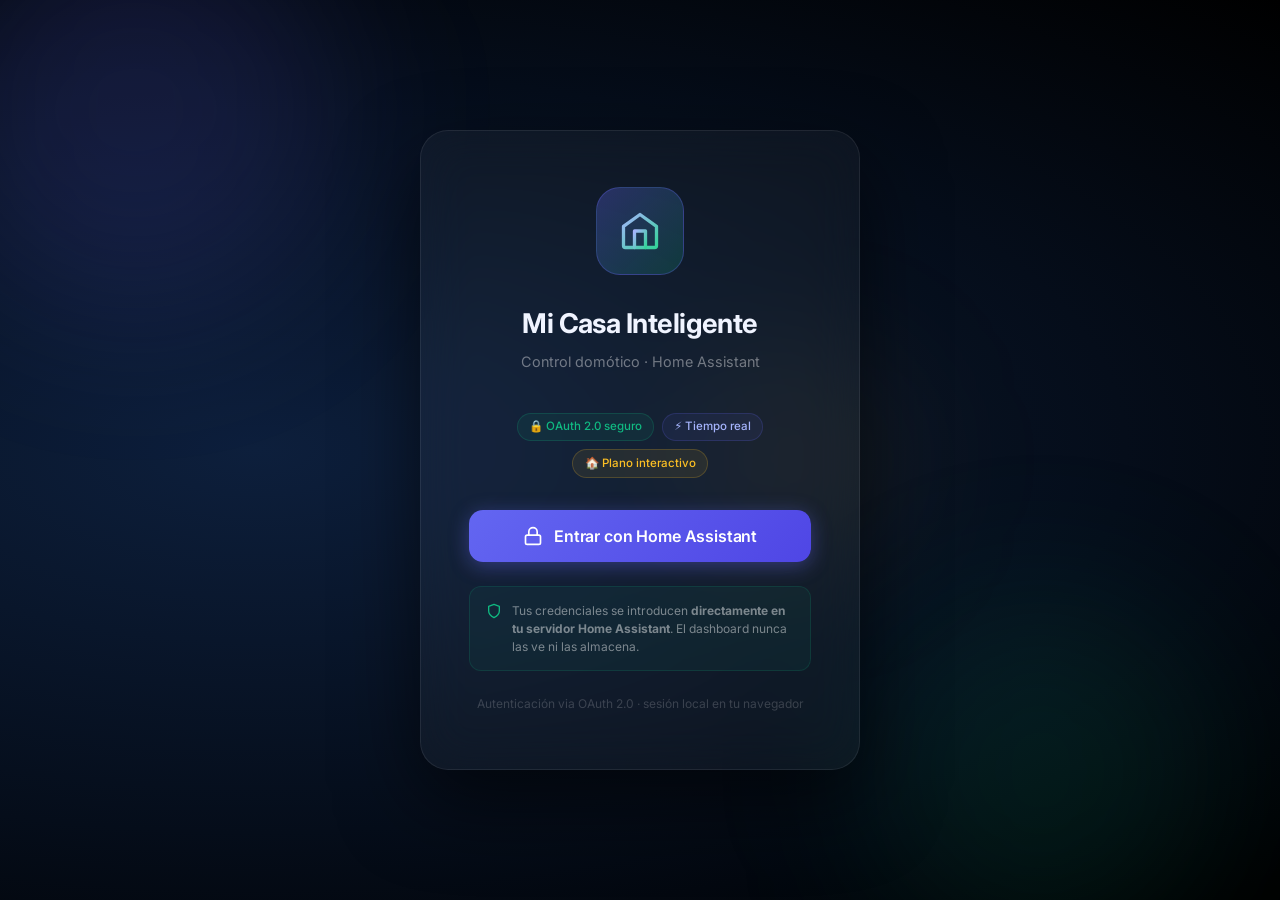
<file: index.html>
<!DOCTYPE html>
<html lang="es">

<head>
  <meta charset="UTF-8" />
  <meta name="viewport" content="width=device-width, initial-scale=1.0" />
  <title>Mi Casa Inteligente</title>
  <link rel="preconnect" href="https://fonts.googleapis.com" />
  <link href="https://fonts.googleapis.com/css2?family=Inter:wght@300;400;500;600;700&display=swap" rel="stylesheet" />
  <link rel="stylesheet" href="style_v3.css" />
  <style>
    .login-bg {
      position: fixed;
      inset: 0;
      background: radial-gradient(ellipse at 20% 50%, #0d1f3c 0%, #050d1a 60%, #000 100%);
      overflow: hidden;
    }

    .particles {
      position: absolute;
      inset: 0;
      pointer-events: none;
    }

    .particle {
      position: absolute;
      border-radius: 50%;
      background: #fff;
      animation: twinkle var(--dur, 3s) ease-in-out infinite;
      opacity: 0;
    }

    @keyframes twinkle {

      0%,
      100% {
        opacity: 0;
        transform: scale(0.5)
      }

      50% {
        opacity: var(--op, .6);
        transform: scale(1)
      }
    }

    .orb {
      position: absolute;
      border-radius: 50%;
      filter: blur(80px);
      animation: drift var(--d, 8s) ease-in-out infinite alternate;
      pointer-events: none;
    }

    .orb-1 {
      width: 400px;
      height: 400px;
      background: rgba(99, 102, 241, .15);
      top: -10%;
      left: -5%;
      --d: 9s;
    }

    .orb-2 {
      width: 350px;
      height: 350px;
      background: rgba(16, 185, 129, .1);
      bottom: -5%;
      right: 5%;
      --d: 7s;
    }

    .orb-3 {
      width: 200px;
      height: 200px;
      background: rgba(251, 191, 36, .08);
      top: 40%;
      left: 55%;
      --d: 11s;
    }

    @keyframes drift {
      from {
        transform: translateY(0) translateX(0)
      }

      to {
        transform: translateY(30px) translateX(20px)
      }
    }

    .login-wrapper {
      position: relative;
      z-index: 10;
      display: flex;
      align-items: center;
      justify-content: center;
      min-height: 100vh;
      padding: 2rem;
    }

    .login-card {
      background: rgba(255, 255, 255, .04);
      backdrop-filter: blur(24px);
      border: 1px solid rgba(255, 255, 255, .08);
      border-radius: 28px;
      padding: 3.5rem 3rem;
      max-width: 440px;
      width: 100%;
      text-align: center;
      box-shadow: 0 32px 80px rgba(0, 0, 0, .6);
      animation: slideUp .7s cubic-bezier(.16, 1, .3, 1) both;
    }

    @keyframes slideUp {
      from {
        opacity: 0;
        transform: translateY(40px)
      }

      to {
        opacity: 1;
        transform: none
      }
    }

    .house-icon-wrap {
      width: 88px;
      height: 88px;
      margin: 0 auto 1.8rem;
      background: linear-gradient(135deg, rgba(99, 102, 241, .3), rgba(16, 185, 129, .2));
      border-radius: 24px;
      display: flex;
      align-items: center;
      justify-content: center;
      border: 1px solid rgba(99, 102, 241, .3);
      animation: pulse-house 3s ease-in-out infinite;
    }

    @keyframes pulse-house {

      0%,
      100% {
        box-shadow: 0 0 0 0 rgba(99, 102, 241, .4), 0 0 30px rgba(99, 102, 241, .2)
      }

      50% {
        box-shadow: 0 0 0 12px rgba(99, 102, 241, 0), 0 0 50px rgba(99, 102, 241, .35)
      }
    }

    .house-icon-wrap svg {
      width: 44px;
      height: 44px;
    }

    .login-title {
      font-size: 1.7rem;
      font-weight: 700;
      color: #f0f4ff;
      margin-bottom: .4rem;
      letter-spacing: -.02em;
    }

    .login-subtitle {
      font-size: .9rem;
      color: rgba(255, 255, 255, .4);
      margin-bottom: 2.5rem;
    }

    /* Feature chips */
    .features {
      display: flex;
      gap: .5rem;
      justify-content: center;
      margin-bottom: 2rem;
      flex-wrap: wrap;
    }

    .chip {
      font-size: .72rem;
      font-weight: 500;
      padding: .3rem .7rem;
      border-radius: 20px;
      background: rgba(255, 255, 255, .06);
      border: 1px solid rgba(255, 255, 255, .1);
      color: rgba(255, 255, 255, .55);
    }

    .chip.green {
      background: rgba(16, 185, 129, .08);
      border-color: rgba(16, 185, 129, .2);
      color: #10b981;
    }

    .chip.purple {
      background: rgba(99, 102, 241, .08);
      border-color: rgba(99, 102, 241, .2);
      color: #a5b4fc;
    }

    .chip.amber {
      background: rgba(251, 191, 36, .08);
      border-color: rgba(251, 191, 36, .2);
      color: #fbbf24;
    }

    .btn-login {
      display: flex;
      align-items: center;
      justify-content: center;
      gap: .7rem;
      width: 100%;
      padding: 1rem 1.5rem;
      background: linear-gradient(135deg, #6366f1, #4f46e5);
      color: #fff;
      font-size: 1rem;
      font-weight: 600;
      font-family: 'Inter', sans-serif;
      border: none;
      border-radius: 14px;
      cursor: pointer;
      text-decoration: none;
      transition: all .25s cubic-bezier(.16, 1, .3, 1);
      box-shadow: 0 4px 20px rgba(99, 102, 241, .4);
      letter-spacing: -.01em;
    }

    .btn-login:hover {
      transform: translateY(-2px);
      box-shadow: 0 8px 32px rgba(99, 102, 241, .6);
    }

    .btn-login:active {
      transform: translateY(0);
    }

    .btn-login svg {
      width: 20px;
      height: 20px;
    }

    .security-note {
      margin-top: 1.5rem;
      padding: .9rem 1rem;
      background: rgba(16, 185, 129, .06);
      border: 1px solid rgba(16, 185, 129, .15);
      border-radius: 12px;
      font-size: .75rem;
      color: rgba(255, 255, 255, .45);
      display: flex;
      align-items: flex-start;
      gap: .6rem;
      text-align: left;
    }

    .security-note svg {
      width: 16px;
      height: 16px;
      color: #10b981;
      flex-shrink: 0;
      margin-top: 1px;
    }

    .login-footer {
      margin-top: 1.5rem;
      font-size: .75rem;
      color: rgba(255, 255, 255, .18);
    }
  </style>
</head>

<body>
  <div class="login-bg">
    <div class="particles" id="particles"></div>
    <div class="orb orb-1"></div>
    <div class="orb orb-2"></div>
    <div class="orb orb-3"></div>

    <div class="login-wrapper">
      <div class="login-card">

        <div class="house-icon-wrap">
          <svg viewBox="0 0 24 24" fill="none" stroke="url(#grad1)" stroke-width="1.8" stroke-linecap="round"
            stroke-linejoin="round">
            <defs>
              <linearGradient id="grad1" x1="0%" y1="0%" x2="100%" y2="100%">
                <stop offset="0%" stop-color="#a5b4fc" />
                <stop offset="100%" stop-color="#34d399" />
              </linearGradient>
            </defs>
            <path d="M3 9.5L12 3l9 6.5V20a1 1 0 01-1 1H4a1 1 0 01-1-1V9.5z" />
            <path d="M9 21V12h6v9" />
          </svg>
        </div>

        <h1 class="login-title">Mi Casa Inteligente</h1>
        <p class="login-subtitle">Control domótico · Home Assistant</p>

        <div class="features">
          <span class="chip green">🔒 OAuth 2.0 seguro</span>
          <span class="chip purple">⚡ Tiempo real</span>
          <span class="chip amber">🏠 Plano interactivo</span>
        </div>

        <button id="btn-login" class="btn-login">
          <svg viewBox="0 0 24 24" fill="none" stroke="currentColor" stroke-width="2" stroke-linecap="round"
            stroke-linejoin="round">
            <rect x="3" y="11" width="18" height="11" rx="2" />
            <path d="M7 11V7a5 5 0 0110 0v4" />
          </svg>
          Entrar con Home Assistant
        </button>

        <div class="security-note">
          <svg viewBox="0 0 24 24" fill="none" stroke="currentColor" stroke-width="2" stroke-linecap="round"
            stroke-linejoin="round">
            <path d="M12 22s8-4 8-10V5l-8-3-8 3v7c0 6 8 10 8 10z" />
          </svg>
          <span>Tus credenciales se introducen <strong>directamente en tu servidor Home Assistant</strong>. El dashboard
            nunca las ve ni las almacena.</span>
        </div>

        <p class="login-footer">Autenticación via OAuth 2.0 · sesión local en tu navegador</p>
      </div>
    </div>
  </div>

  <script>
    // ── Particles ──
    const container = document.getElementById('particles');
    for (let i = 0; i < 80; i++) {
      const p = document.createElement('div');
      p.className = 'particle';
      const size = Math.random() * 2.5 + 0.5;
      p.style.cssText = `width:${size}px;height:${size}px;left:${Math.random() * 100}%;top:${Math.random() * 100}%;--dur:${(Math.random() * 4 + 2).toFixed(1)}s;--op:${(Math.random() * .5 + .2).toFixed(2)};animation-delay:${(Math.random() * 5).toFixed(1)}s`;
      container.appendChild(p);
    }

    // ── OAuth 2.0 ──
    const HA_URL = 'https://julhomecala.priona.com';

    function getClientId() {
      // client_id = the URL of THIS application (without filename)
      const url = new URL(window.location.href);
      return url.origin + url.pathname.replace(/\/[^\/]*$/, '/');
    }

    function getRedirectUri() {
      const url = new URL(window.location.href);
      return url.origin + url.pathname.replace(/\/[^\/]*$/, '/') + 'dashboard_v2.html';
    }

    document.getElementById('btn-login').addEventListener('click', () => {
      // Generate a random state value for CSRF protection
      const state = Math.random().toString(36).substring(2) + Date.now().toString(36);
      sessionStorage.setItem('ha_oauth_state', state);

      const params = new URLSearchParams({
        response_type: 'code',
        client_id: getClientId(),
        redirect_uri: getRedirectUri(),
        state: state
      });

      window.location.href = `${HA_URL}/auth/authorize?${params}`;
    });

    // If already logged in, redirect to dashboard
    if (sessionStorage.getItem('ha_access_token')) {
      window.location.href = 'dashboard_v2.html';
    }
  </script>
</body>

</html>
</file>
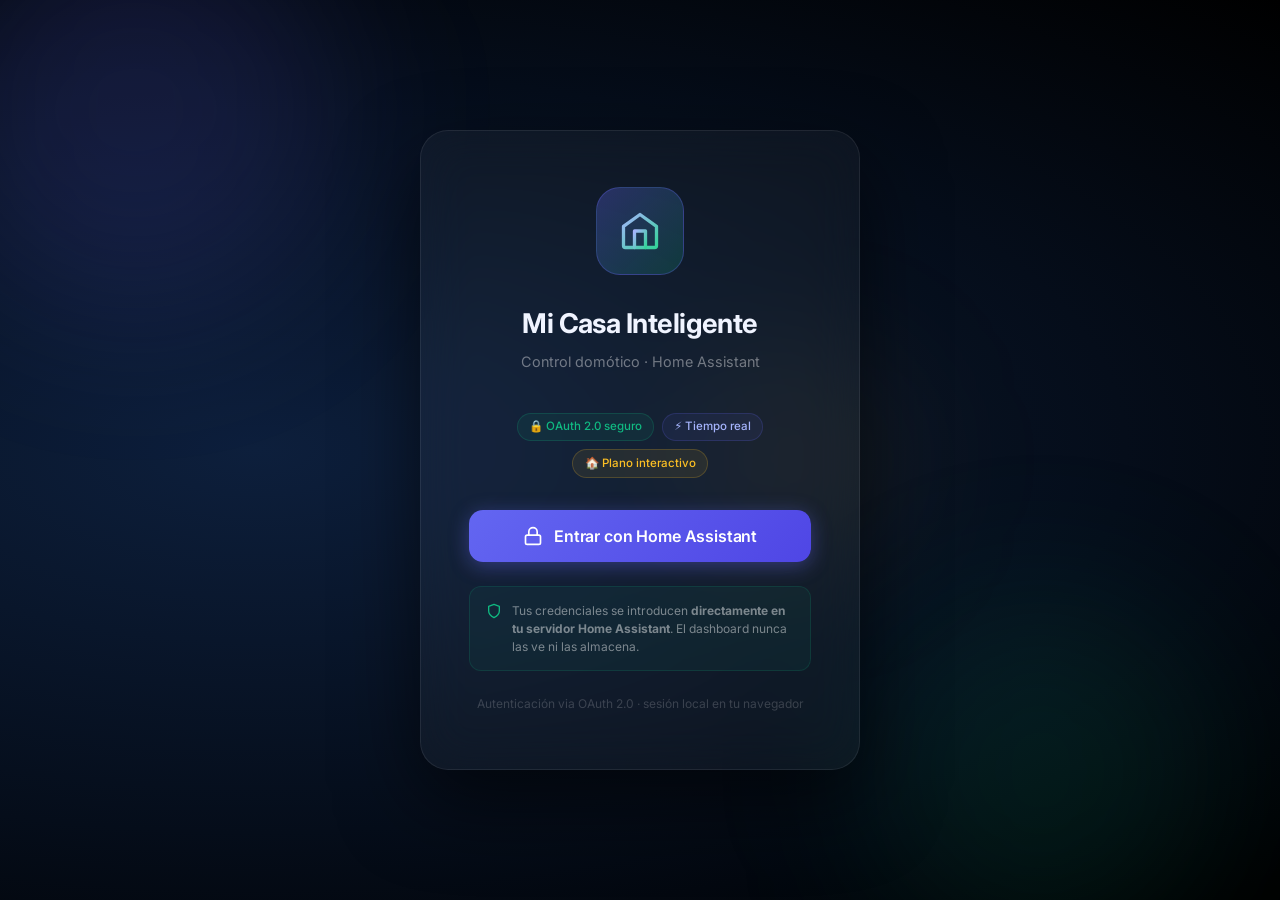
<file: dashboard.html>
<!DOCTYPE html>
<html lang="es">

<head>
    <meta charset="UTF-8" />
    <meta name="viewport" content="width=device-width, initial-scale=1.0" />
    <title>Dashboard · Mi Casa Inteligente</title>
    <link rel="preconnect" href="https://fonts.googleapis.com" />
    <link href="https://fonts.googleapis.com/css2?family=Inter:wght@300;400;500;600;700&display=swap"
        rel="stylesheet" />
    <link rel="stylesheet" href="style.css" />
    <style>
        /* ── OAuth loading overlay ── */
        #oauth-overlay {
            position: fixed;
            inset: 0;
            z-index: 9999;
            background: radial-gradient(ellipse at 30% 40%, #0d1f3c, #050d1a);
            display: flex;
            flex-direction: column;
            align-items: center;
            justify-content: center;
            gap: 1.5rem;
        }

        #oauth-overlay.hidden {
            display: none;
        }

        .oauth-spinner {
            width: 52px;
            height: 52px;
            border: 3px solid rgba(99, 102, 241, 0.2);
            border-top-color: #6366f1;
            border-radius: 50%;
            animation: spin 0.9s linear infinite;
        }

        @keyframes spin {
            to {
                transform: rotate(360deg);
            }
        }

        .oauth-msg {
            font-size: 0.95rem;
            color: rgba(255, 255, 255, 0.6);
        }

        .oauth-error {
            background: rgba(239, 68, 68, 0.1);
            border: 1px solid rgba(239, 68, 68, 0.3);
            border-radius: 14px;
            padding: 1.5rem 2rem;
            text-align: center;
            max-width: 400px;
        }

        .oauth-error h3 {
            color: #f87171;
            margin-bottom: 0.5rem;
            font-size: 1rem;
        }

        .oauth-error p {
            color: rgba(255, 255, 255, 0.5);
            font-size: 0.82rem;
            margin-bottom: 1.2rem;
        }

        .btn-retry {
            display: inline-flex;
            align-items: center;
            gap: 0.5rem;
            padding: 0.6rem 1.2rem;
            border-radius: 10px;
            background: rgba(99, 102, 241, 0.2);
            border: 1px solid rgba(99, 102, 241, 0.4);
            color: #a5b4fc;
            font-size: 0.85rem;
            font-weight: 500;
            cursor: pointer;
            font-family: 'Inter', sans-serif;
            text-decoration: none;
            transition: all 0.2s;
        }

        .btn-retry:hover {
            background: rgba(99, 102, 241, 0.35);
        }
    </style>
</head>

<body>

    <!-- OAuth callback loading overlay (shown while exchanging code for token) -->
    <div id="oauth-overlay">
        <div class="oauth-spinner"></div>
        <span class="oauth-msg" id="oauth-msg">Verificando sesión…</span>
    </div>

    <!-- Dashboard (hidden until auth OK) -->
    <div class="dashboard-layout" id="dashboard-root" style="display:none;">

        <!-- TOP BAR -->
        <header class="topbar">
            <a href="index.html" class="topbar-brand">
                <svg viewBox="0 0 24 24" fill="none" stroke="currentColor" stroke-width="2" stroke-linecap="round"
                    stroke-linejoin="round">
                    <path d="M3 9.5L12 3l9 6.5V20a1 1 0 01-1 1H4a1 1 0 01-1-1V9.5z" />
                    <path d="M9 21V12h6v9" />
                </svg>
                Mi Casa Inteligente
            </a>
            <div class="topbar-right">
                <div class="conn-badge" id="conn-badge">
                    <div class="conn-dot"></div>
                    <span id="conn-text">Conectando…</span>
                </div>
                <a href="https://julhomecala.priona.com" target="_blank" class="btn-ha" title="Abrir Home Assistant">
                    <svg viewBox="0 0 24 24" fill="none" stroke="currentColor" stroke-width="2" stroke-linecap="round"
                        stroke-linejoin="round">
                        <path d="M18 13v6a2 2 0 01-2 2H5a2 2 0 01-2-2V8a2 2 0 012-2h6" />
                        <polyline points="15 3 21 3 21 9" />
                        <line x1="10" y1="14" x2="21" y2="3" />
                    </svg>
                    Home Assistant
                </a>
                <button class="btn-ha" id="btn-grid" title="Mostrar/Ocultar Cuadrícula">
                    <svg viewBox="0 0 24 24" fill="none" stroke="currentColor" stroke-width="2" stroke-linecap="round"
                        stroke-linejoin="round">
                        <rect x="3" y="3" width="18" height="18" rx="2" ry="2" />
                        <line x1="3" y1="9" x2="21" y2="9" />
                        <line x1="3" y1="15" x2="21" y2="15" />
                        <line x1="9" y1="3" x2="9" y2="21" />
                        <line x1="15" y1="3" x2="15" y2="21" />
                    </svg>
                    Cuadrícula
                </button>
                <button class="btn-ha" id="btn-logout" title="Cerrar sesión">
                    <svg viewBox="0 0 24 24" fill="none" stroke="currentColor" stroke-width="2" stroke-linecap="round"
                        stroke-linejoin="round">
                        <path d="M9 21H5a2 2 0 01-2-2V5a2 2 0 012-2h4" />
                        <polyline points="16 17 21 12 16 7" />
                        <line x1="21" y1="12" x2="9" y2="12" />
                    </svg>
                    Salir
                </button>
            </div>
        </header>

        <!-- MAIN CONTENT -->
        <div class="main-content">
            <!-- Floor plan -->
            <div class="floorplan-area">
                <div class="floorplan-container" id="fp-container">
                    <img id="fp-img" class="floorplan-img" src="floorplan.png" alt="Plano de la casa"
                        draggable="false" />
                    <!-- Parche para ocultar texto original -->
                    <div class="text-patch"
                        style="left: 66.25%; top: 18.5%; transform: translate(-50%, -50%); width: 12%; height: 3%;">
                    </div>
                    <!-- Nuevo texto desplazado -->
                    <div class="new-label" style="left: 66.25%; top: 14%;">HABITACIÓN NENES</div>
                    <div id="fp-entities"></div>
                </div>
            </div>
        </div>

    </div><!-- /.dashboard-layout -->

    <!-- Toast container -->
    <div class="toast-container" id="toast-container"></div>

    <script src="app.js"></script>
</body>

</html>
</file>
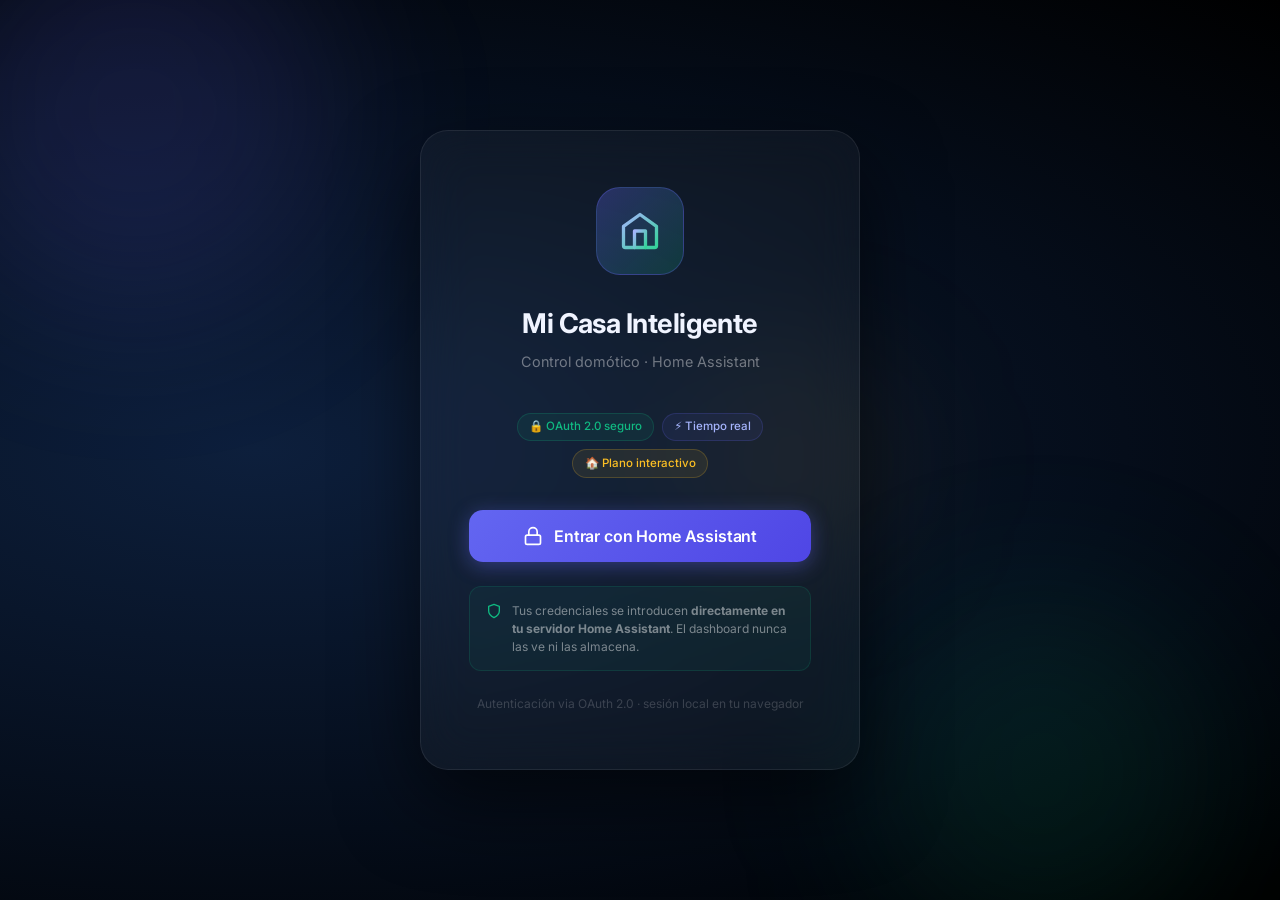
<file: dashboard_v2.html>
<!DOCTYPE html>
<html lang="es">

<head>
    <meta charset="UTF-8" />
    <meta name="viewport" content="width=device-width, initial-scale=1.0" />
    <title>Dashboard · Mi Casa Inteligente</title>
    <link rel="preconnect" href="https://fonts.googleapis.com" />
    <link href="https://fonts.googleapis.com/css2?family=Inter:wght@300;400;500;600;700&display=swap"
        rel="stylesheet" />
    <link rel="stylesheet" href="style_v3.css" />
    <style>
        /* ── OAuth loading overlay ── */
        #oauth-overlay {
            position: fixed;
            inset: 0;
            z-index: 9999;
            background: radial-gradient(ellipse at 30% 40%, #0d1f3c, #050d1a);
            display: flex;
            flex-direction: column;
            align-items: center;
            justify-content: center;
            gap: 1.5rem;
        }

        #oauth-overlay.hidden {
            display: none;
        }

        .oauth-spinner {
            width: 52px;
            height: 52px;
            border: 3px solid rgba(99, 102, 241, 0.2);
            border-top-color: #6366f1;
            border-radius: 50%;
            animation: spin 0.9s linear infinite;
        }

        @keyframes spin {
            to {
                transform: rotate(360deg);
            }
        }

        .oauth-msg {
            font-size: 0.95rem;
            color: rgba(255, 255, 255, 0.6);
        }

        .oauth-error {
            background: rgba(239, 68, 68, 0.1);
            border: 1px solid rgba(239, 68, 68, 0.3);
            border-radius: 14px;
            padding: 1.5rem 2rem;
            text-align: center;
            max-width: 400px;
        }

        .oauth-error h3 {
            color: #f87171;
            margin-bottom: 0.5rem;
            font-size: 1rem;
        }

        .oauth-error p {
            color: rgba(255, 255, 255, 0.5);
            font-size: 0.82rem;
            margin-bottom: 1.2rem;
        }

        .btn-retry {
            display: inline-flex;
            align-items: center;
            gap: 0.5rem;
            padding: 0.6rem 1.2rem;
            border-radius: 10px;
            background: rgba(99, 102, 241, 0.2);
            border: 1px solid rgba(99, 102, 241, 0.4);
            color: #a5b4fc;
            font-size: 0.85rem;
            font-weight: 500;
            cursor: pointer;
            font-family: 'Inter', sans-serif;
            text-decoration: none;
            transition: all 0.2s;
        }

        .btn-retry:hover {
            background: rgba(99, 102, 241, 0.35);
        }
    </style>
</head>

<body>

    <!-- OAuth callback loading overlay (shown while exchanging code for token) -->
    <div id="oauth-overlay">
        <div class="oauth-spinner"></div>
        <span class="oauth-msg" id="oauth-msg">Verificando sesión…</span>
    </div>

    <!-- Dashboard (hidden until auth OK) -->
    <div class="dashboard-layout" id="dashboard-root" style="display:none;">

        <!-- TOP BAR -->
        <header class="topbar">
            <a href="index.html" class="topbar-brand">
                <svg viewBox="0 0 24 24" fill="none" stroke="currentColor" stroke-width="2" stroke-linecap="round"
                    stroke-linejoin="round">
                    <path d="M3 9.5L12 3l9 6.5V20a1 1 0 01-1 1H4a1 1 0 01-1-1V9.5z" />
                    <path d="M9 21V12h6v9" />
                </svg>
                Mi Casa Inteligente
            </a>
            <div class="topbar-right">
                <div class="conn-badge" id="conn-badge">
                    <div class="conn-dot"></div>
                    <span id="conn-text">Conectando…</span>
                </div>
                <a href="https://julhomecala.priona.com" target="_blank" class="btn-ha" title="Abrir Home Assistant">
                    <svg viewBox="0 0 24 24" fill="none" stroke="currentColor" stroke-width="2" stroke-linecap="round"
                        stroke-linejoin="round">
                        <path d="M18 13v6a2 2 0 01-2 2H5a2 2 0 01-2-2V8a2 2 0 012-2h6" />
                        <polyline points="15 3 21 3 21 9" />
                        <line x1="10" y1="14" x2="21" y2="3" />
                    </svg>
                    Home Assistant
                </a>
                <button class="btn-ha" id="btn-grid" title="Mostrar/Ocultar Cuadrícula">
                    <svg viewBox="0 0 24 24" fill="none" stroke="currentColor" stroke-width="2" stroke-linecap="round"
                        stroke-linejoin="round">
                        <rect x="3" y="3" width="18" height="18" rx="2" ry="2" />
                        <line x1="3" y1="9" x2="21" y2="9" />
                        <line x1="3" y1="15" x2="21" y2="15" />
                        <line x1="9" y1="3" x2="9" y2="21" />
                        <line x1="15" y1="3" x2="15" y2="21" />
                    </svg>
                    Cuadrícula
                </button>
                <button class="btn-ha" id="btn-logout" title="Cerrar sesión">
                    <svg viewBox="0 0 24 24" fill="none" stroke="currentColor" stroke-width="2" stroke-linecap="round"
                        stroke-linejoin="round">
                        <path d="M9 21H5a2 2 0 01-2-2V5a2 2 0 012-2h4" />
                        <polyline points="16 17 21 12 16 7" />
                        <line x1="21" y1="12" x2="9" y2="12" />
                    </svg>
                    Salir
                </button>
            </div>
        </header>

        <!-- MAIN CONTENT -->
        <div class="main-content">
            <!-- Floor plan -->
            <div class="floorplan-area">
                <div class="floorplan-container" id="fp-container">
                    <img id="fp-img" class="floorplan-img" src="floorplan.png" alt="Plano de la casa"
                        draggable="false" />
                    <!-- Parche para ocultar texto original -->
                    <div class="text-patch"
                        style="left: 66.25%; top: 18.5%; transform: translate(-50%, -50%); width: 12%; height: 3%;">
                    </div>
                    <!-- Nuevo texto desplazado -->
                    <div class="new-label" style="left: 66.25%; top: 14%;">HABITACIÓN NENES</div>
                    <div id="fp-entities"></div>
                    <!-- Alarm Overlay (Ripple effect) -->
                    <div class="alarm-overlay">
                        <div class="alarm-ripple-ring"></div>
                        <div class="alarm-ripple-ring"></div>
                        <div class="alarm-ripple-ring"></div>
                        <div class="alarm-ripple-ring"></div>
                        <div class="alarm-ripple-ring"></div>
                    </div>

                </div>
            </div>
        </div>
        <!-- CONTROL PANEL (Floating Sidebar) -->
        <aside class="control-panel glass" id="control-panel">
            <div class="cp-header">
                <div class="cp-title">
                    <span id="cp-icon">💡</span>
                    <h3 id="cp-name">Control de Dispositivo</h3>
                </div>
                <button class="cp-close" id="cp-close">
                    <svg viewBox="0 0 24 24" fill="none" stroke="currentColor" stroke-width="2" stroke-linecap="round"
                        stroke-linejoin="round">
                        <line x1="18" y1="6" x2="6" y2="18" />
                        <line x1="6" y1="6" x2="18" y2="18" />
                    </svg>
                </button>
            </div>
            <div class="cp-content" id="cp-content">
                <!-- Inputs generated dynamically by JS -->
            </div>
        </aside>

    </div><!-- /.dashboard-layout -->

    <!-- Toast container -->
    <div class="toast-container" id="toast-container"></div>

    <script src="app_v3.js"></script>
</body>

</html>
</file>
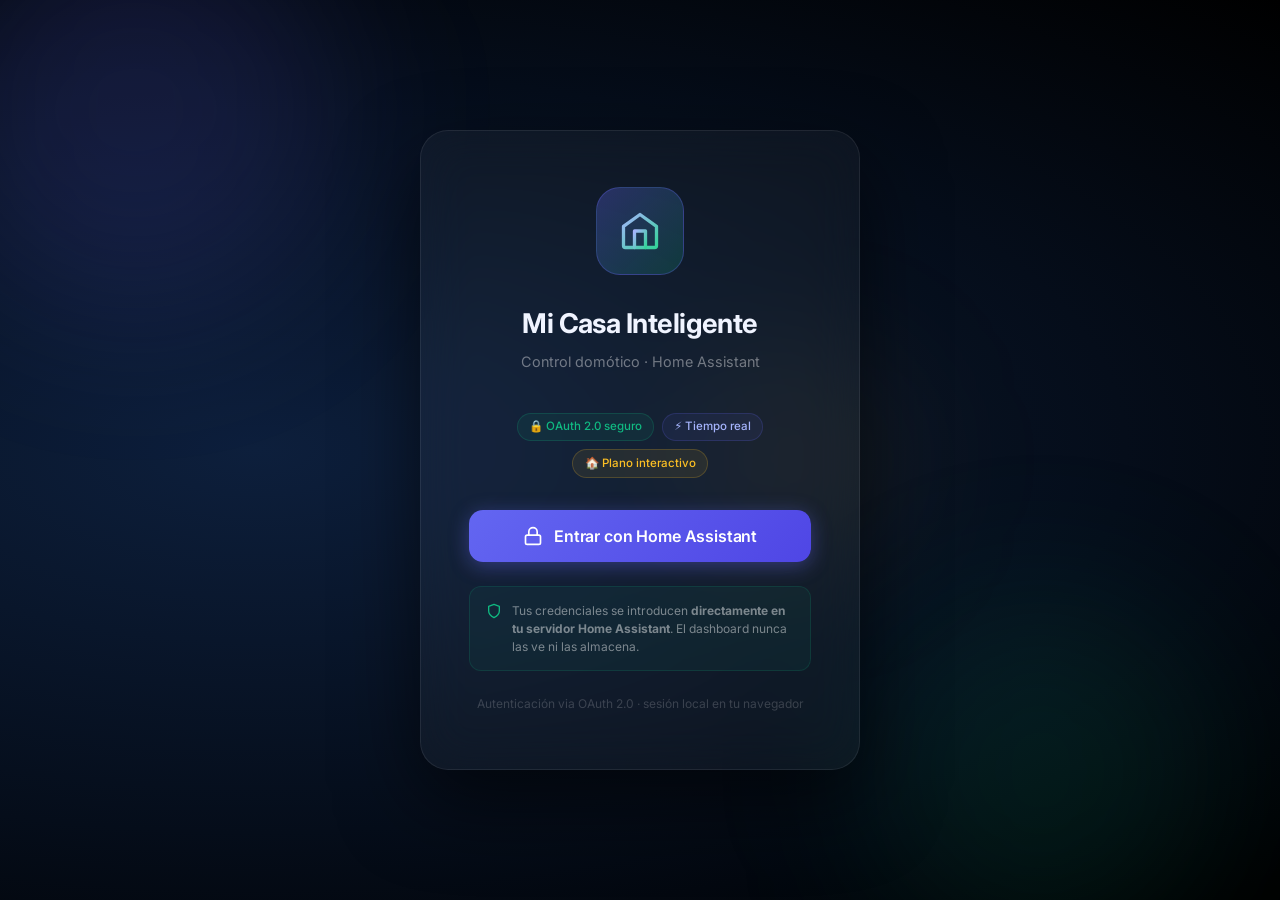
<file: dashboard_v3.html>
<!DOCTYPE html>
<html lang="es">

<head>
    <meta charset="UTF-8">
    <meta name="viewport" content="width=device-width, initial-scale=1.0">
    <title>Dashboard 3D · Mi Casa Inteligente</title>
    <link rel="preconnect" href="https://fonts.googleapis.com">
    <link href="https://fonts.googleapis.com/css2?family=Inter:wght@300;400;500;600;700&display=swap" rel="stylesheet">
    <link rel="stylesheet" href="style_v4.css">
</head>

<body>

    <div class="dashboard-layout">
        <!-- TOP BAR -->
        <header class="topbar">
            <div class="topbar-brand">
                <svg viewBox="0 0 24 24" fill="none" stroke="currentColor" stroke-width="2" stroke-linecap="round"
                    stroke-linejoin="round">
                    <path d="M3 9.5L12 3l9 6.5V20a1 1 0 01-1 1H4a1 1 0 01-1-1V9.5z" />
                    <path d="M9 21V12h6v9" />
                </svg>
                <span>Dashboard 3D Evolution</span>
            </div>
            <div class="topbar-right">
                <div class="conn-badge" id="conn-badge">
                    <span id="conn-text">Conectando...</span>
                </div>
                <a href="dashboard_v2.html" class="btn-ha"
                    style="text-decoration:none; color:inherit; border:1px solid var(--border); padding: 0.4rem 0.8rem; border-radius: 10px; font-size: 0.8rem;">
                    Versión 2D
                </a>
            </div>
        </header>

        <!-- MAIN CONTENT -->
        <main class="main-content">
            <div class="fp-container-3d" id="fp-container">
                <!-- Base 3D Image -->
                <img src="floorplan_3d.png" alt="3D Floorplan" class="fp-base-img" id="fp-img">

                <!-- Zone Illumination Layer -->
                <div class="zone-illuminator" id="zone-illuminator">
                    <!-- Layers will be injected here by JS, each with a clip-path -->
                </div>

                <!-- SVG Hit Areas -->
                <svg class="fp-svg-overlay" viewBox="0 0 100 100" preserveAspectRatio="none">
                    <defs>
                        <!-- ClipPaths for illumination will be defined here or via CSS inline -->
                    </defs>
                    <!-- Hit Zones -->
                    <g id="hit-zones">
                        <!-- Salón-Comedor: Lower (Comedor) -->
                        <polygon class="zone-polygon" id="zone-comedor" points="5,68 45,68 45,98 5,98" />
                        <!-- Salón-Comedor: Upper (Salón) -->
                        <polygon class="zone-polygon" id="zone-salon" points="5,38 45,38 45,68 5,68" />
                    </g>
                </svg>

                <!-- Alarm Overlay -->
                <div class="alarm-overlay">
                    <div class="alarm-ripple-ring"></div>
                    <div class="alarm-ripple-ring"></div>
                    <div class="alarm-ripple-ring"></div>
                    <div class="alarm-ripple-ring"></div>
                    <div class="alarm-ripple-ring"></div>
                </div>
            </div>
        </main>
    </div>

    <!-- Toast container -->
    <div class="toast-container" id="toast-container"></div>

    <script src="app_v4.js"></script>
</body>

</html>
</file>
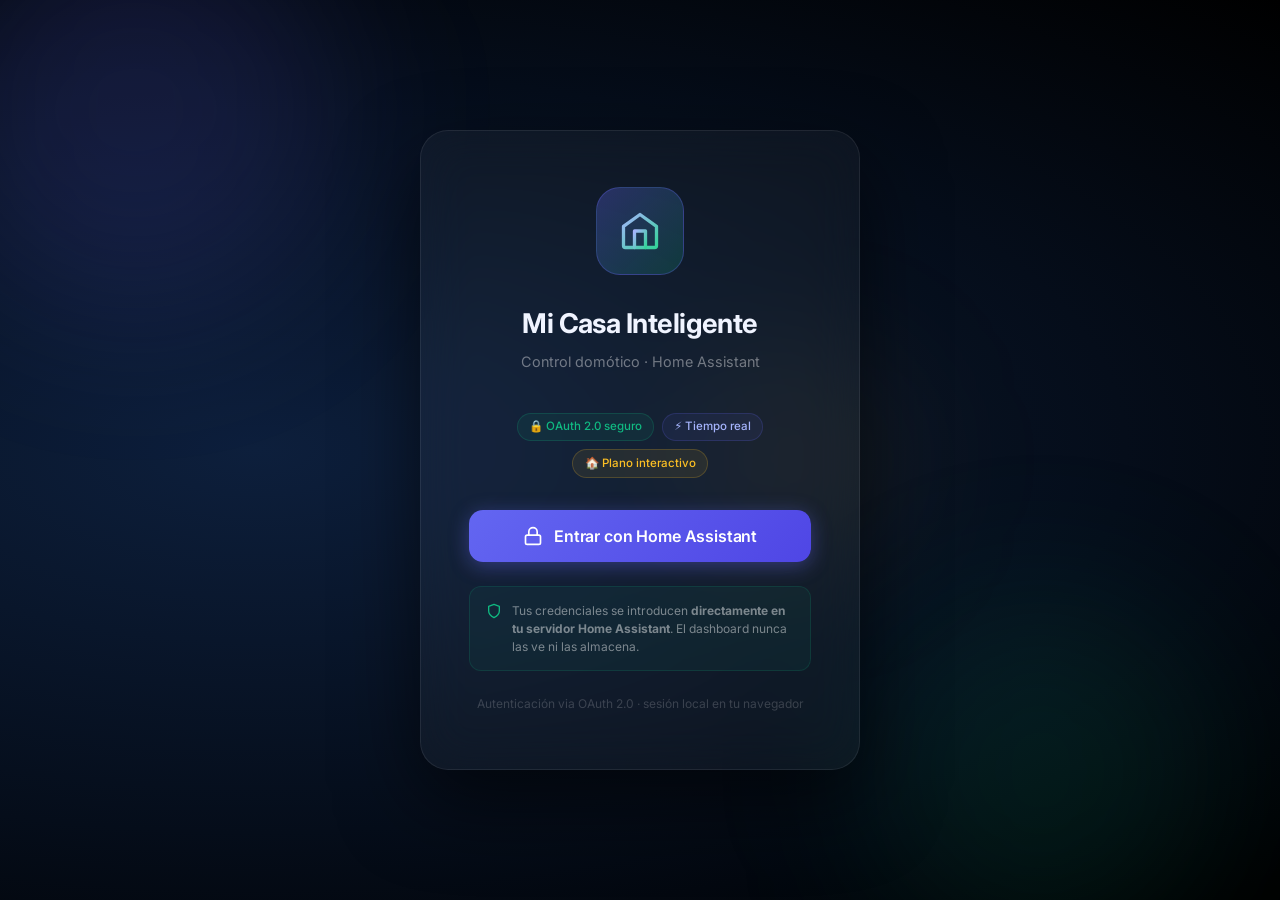
<file: dashboard_v4.html>
<!DOCTYPE html>
<html lang="es">

<head>
    <meta charset="UTF-8">
    <meta name="viewport" content="width=device-width, initial-scale=1.0">
    <title>Dashboard 3D Zenital · LEDs Dinámicos</title>
    <link rel="preconnect" href="https://fonts.googleapis.com">
    <link href="https://fonts.googleapis.com/css2?family=Inter:wght@300;400;500;600;700&display=swap" rel="stylesheet">
    <link rel="stylesheet" href="style_v5.css">
</head>

<body>

    <div class="dashboard-layout">
        <!-- TOP BAR -->
        <header class="topbar">
            <div class="brand">
                <svg viewBox="0 0 24 24" fill="none" stroke="currentColor" stroke-width="2">
                    <path d="M12 2L2 7l10 5 10-5-10-5zM2 17l10 5 10-5M2 12l10 5 10-5" />
                </svg>
                <span>3D Zenital · LED Rodapié</span>
            </div>
            <div class="topbar-right" style="display:flex; gap:1.5rem; align-items:center;">
                <div class="conn-status" id="conn-status">Conectando...</div>
                <button id="btn-grid" class="btn-icon-toggle">
                    <svg viewBox="0 0 24 24" fill="none" stroke="currentColor" stroke-width="2" style="width:18px;height:18px;">
                        <path d="M3 3h18v18H3zM3 9h18M3 15h18M9 3v18M15 3v18" />
                    </svg>
                    Cuadrícula
                </button>
                <a href="dashboard_v2.html"
                    style="text-decoration:none; color:var(--text-muted); font-size:0.8rem; opacity:0.6;">Volver a
                    2D</a>
            </div>
        </header>

        <!-- MAIN CANVAS -->
        <main class="main-canvas">
            <div class="fp-container-zenital" id="fp-container">
                <!-- Base 3D Map -->
                <img src="floorplan_3d_topdown.png" alt="3D Floorplan" class="fp-base-img" id="fp-img">

                <!-- Dynamic LED Overlay (The Glow) -->
                <svg class="led-overlay-svg" viewBox="0 0 100 100" preserveAspectRatio="none" id="led-svg">
                    <!-- Polygons for LED glow will be mirrored here from the hit areas -->
                    <g id="led-layers"></g>
                </svg>

                <!-- Interactive Hit Areas (The Controls) -->
                <svg class="hit-overlay-svg" viewBox="0 0 100 100" preserveAspectRatio="none">
                    <g id="hit-zones">
                        <!-- Polygons defined in app_v5.js will be injected here if needed, 
                             but we'll keep the most complex ones here for clarity -->

                        <!-- Salón-Comedor (Refinado v2) -->
                        <polygon class="room-hitbox" id="zone-saloncomedor"
                            points="5.6,35.6 27.6,35.6 27.6,62.2 21.2,62.2 21.2,96.8 5.6,96.8" />
                        <!-- Salita -->
                        <polygon class="room-hitbox" id="zone-salita" points="27,34 55,34 55,65 27,65" />
                        <!-- Cocina -->
                        <polygon class="room-hitbox" id="zone-cocina" points="18,4 35,4 35,22 18,22" />
                        <!-- Lavadero -->
                        <polygon class="room-hitbox" id="zone-lavadero" points="36,4 54,4 54,9 36,9" />
                        <!-- Baño 1 -->
                        <polygon class="room-hitbox" id="zone-bano1" points="36,10 52,10 52,26 36,26" />
                        <!-- Pasillo -->
                        <polygon class="room-hitbox" id="zone-pasillo" points="5,23 60,23 60,34 5,34" />
                        <!-- Habitación Nenes -->
                        <polygon class="room-hitbox" id="zone-nenes" points="56,12 81,12 81,32 56,32" />
                        <!-- Baño Suite -->
                        <polygon class="room-hitbox" id="zone-banosuite" points="63,26 81,26 81,42 63,42" />
                        <!-- Dormitorio Principal -->
                        <polygon class="room-hitbox" id="zone-dormitorio" points="56,42 81,42 81,95 56,95" />
                    </g>
                </svg>

                <!-- Alarm Ripple (3D Zenital) -->
                <div class="alarm-overlay">
                    <div class="alarm-ripple-ring"></div>
                    <div class="alarm-ripple-ring"></div>
                    <div class="alarm-ripple-ring"></div>
                    <div class="alarm-ripple-ring"></div>
                    <div class="alarm-ripple-ring"></div>
                </div>
            </div>
        </main>
    </div>

    <!-- Toast container -->
    <div class="toast-container" id="toast-container"></div>

    <!-- Grid Selection Panel -->
    <div id="grid-selection-panel" class="grid-selection-panel">
        <h4>Selección de LEDs</h4>
        <div id="selection-list" class="selection-list">Haga clic en la cuadrícula...</div>
        <div class="selection-actions">
            <button id="btn-copy-selection" class="btn-small btn-copy">Copiar IDs</button>
            <button id="btn-clear-selection" class="btn-small btn-clear">Limpiar</button>
        </div>
    </div>

    <script src="app_v5.js"></script>
</body>

</html>
</file>
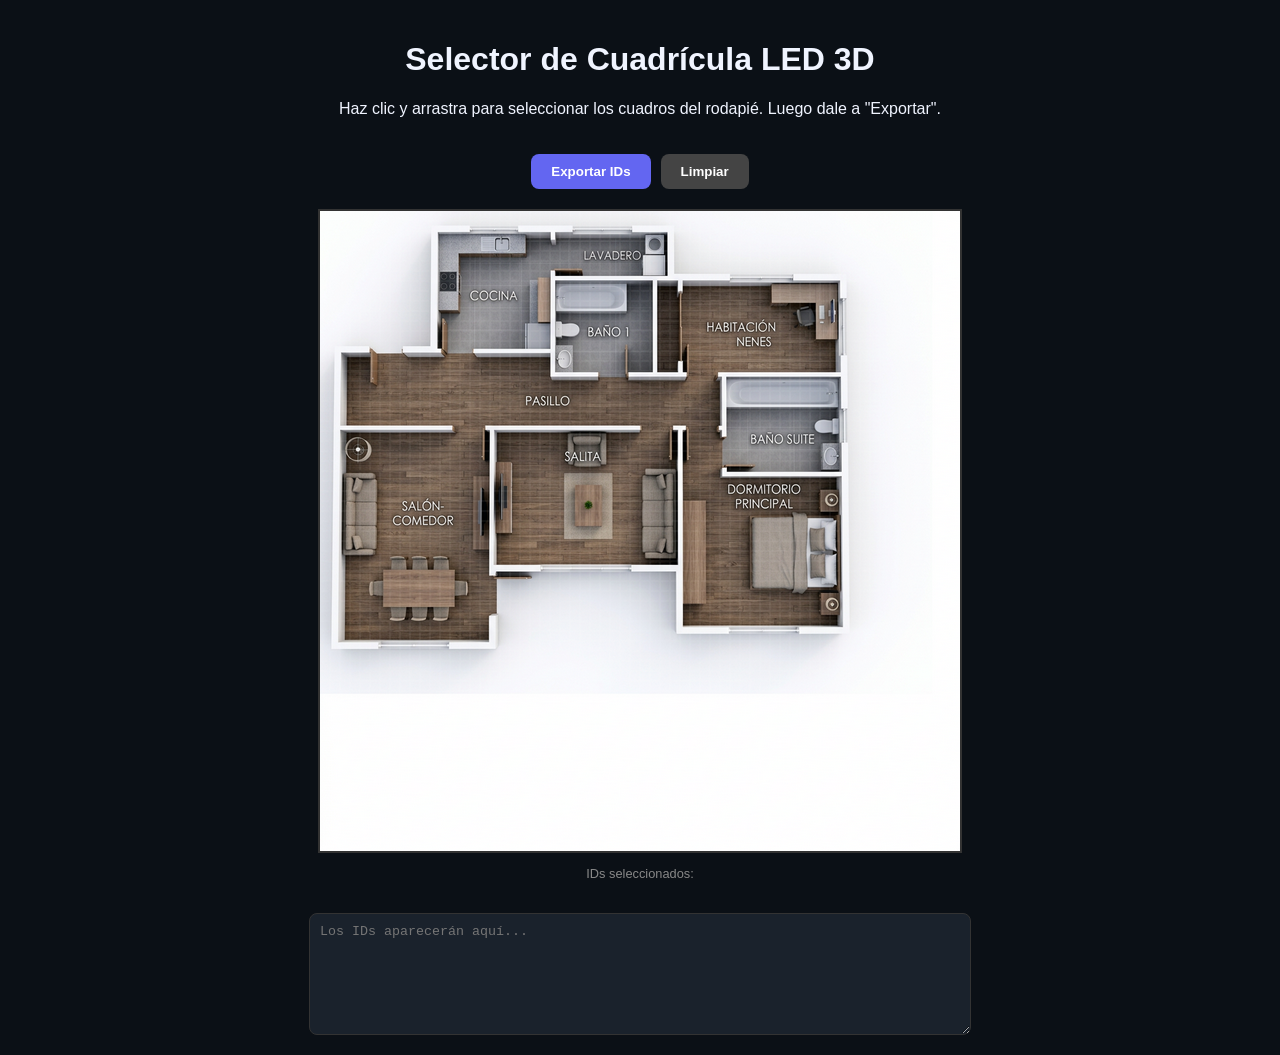
<file: grid_selector.html>
<!DOCTYPE html>
<html lang="es">

<head>
    <meta charset="UTF-8">
    <meta name="viewport" content="width=device-width, initial-scale=1.0">
    <title>3D LED Grid Selector</title>
    <style>
        :root {
            --bg: #0b1016;
            --text: #f0f4ff;
            --accent: #6366f1;
            --cell-size: 10px;
            /* Adjust based on grid density */
            --grid-cols: 64;
            /* 64 * 10 = 640px */
        }

        body {
            margin: 0;
            background: var(--bg);
            color: var(--text);
            font-family: sans-serif;
            display: flex;
            flex-direction: column;
            align-items: center;
            padding: 20px;
        }

        .header {
            margin-bottom: 20px;
            text-align: center;
        }

        .controls {
            margin-bottom: 20px;
            display: flex;
            gap: 10px;
        }

        .map-container {
            position: relative;
            width: 640px;
            height: 640px;
            border: 2px solid #333;
            background-image: url('floorplan_3d_topdown.png');
            background-size: cover;
            user-select: none;
        }

        .grid-overlay {
            position: absolute;
            top: 0;
            left: 0;
            display: grid;
            grid-template-columns: repeat(var(--grid-cols), 1fr);
            width: 100%;
            height: 100%;
        }

        .cell {
            border: 0.1px solid rgba(255, 255, 255, 0.05);
            box-sizing: border-box;
            cursor: crosshair;
        }

        .cell:hover {
            background: rgba(255, 255, 255, 0.2);
        }

        .cell.selected {
            background: rgba(255, 230, 0, 0.5);
            border: 0.1px solid #ffe600;
        }

        button {
            padding: 10px 20px;
            background: var(--accent);
            border: none;
            color: white;
            border-radius: 8px;
            cursor: pointer;
            font-weight: 600;
        }

        button:hover {
            filter: brightness(1.1);
        }

        textarea {
            margin-top: 20px;
            width: 640px;
            height: 100px;
            background: #1a222c;
            color: #ffca28;
            border: 1px solid #333;
            padding: 10px;
            border-radius: 8px;
            font-family: monospace;
        }
    </style>
</head>

<body>
    <div class="header">
        <h1>Selector de Cuadrícula LED 3D</h1>
        <p>Haz clic y arrastra para seleccionar los cuadros del rodapié. Luego dale a "Exportar".</p>
    </div>

    <div class="controls">
        <button onclick="exportIds()">Exportar IDs</button>
        <button onclick="clearGrid()" style="background:#444;">Limpiar</button>
    </div>

    <div class="map-container" id="map">
        <div class="grid-overlay" id="grid"></div>
    </div>

    <p style="font-size: 0.8rem; color: #888;">IDs seleccionados:</p>
    <textarea id="output" readonly placeholder="Los IDs aparecerán aquí..."></textarea>

    <script>
        const COLS = 64;
        const ROWS = 64;
        const grid = document.getElementById('grid');
        const output = document.getElementById('output');
        let isMouseDown = false;

        // Initialize grid
        for (let i = 0; i < COLS * ROWS; i++) {
            const cell = document.createElement('div');
            cell.className = 'cell';
            cell.dataset.id = i;

            cell.addEventListener('mousedown', () => {
                isMouseDown = true;
                cell.classList.toggle('selected');
            });
            cell.addEventListener('mouseenter', () => {
                if (isMouseDown) cell.classList.toggle('selected');
            });
            grid.appendChild(cell);
        }

        window.addEventListener('mouseup', () => isMouseDown = false);

        function exportIds() {
            const selected = Array.from(document.querySelectorAll('.cell.selected')).map(c => c.dataset.id);
            output.value = selected.join(', ');
            console.log('IDs seleccionados:', selected);
        }

        function clearGrid() {
            document.querySelectorAll('.cell.selected').forEach(c => c.classList.remove('selected'));
            output.value = '';
        }
    </script>
</body>

</html>
</file>
<file: style_v3.css>
/* ══════════════════════════════════════════════
   Dashboard HA · Global Styles
   ══════════════════════════════════════════════ */

*,
*::before,
*::after {
  box-sizing: border-box;
  margin: 0;
  padding: 0;
}

:root {
  --font: 'Inter', system-ui, sans-serif;
  --bg: #000000;
  /* Fondo negro puro para que coincida con el plano invertido */
  --surface: rgba(255, 255, 255, 0.04);
  --surface-2: rgba(255, 255, 255, 0.08);
  --border: rgba(255, 255, 255, 0.08);
  --text: #f0f4ff;
  --text-muted: rgba(255, 255, 255, 0.4);
  --accent: #6366f1;
  --accent-2: #10b981;
  --warn: #f59e0b;
  --danger: #ef4444;
  --radius: 16px;
  --radius-sm: 10px;
}

html,
body {
  height: 100%;
  font-family: var(--font);
  background: var(--bg);
  color: var(--text);
  line-height: 1.5;
  -webkit-font-smoothing: antialiased;
}

/* ── Scrollbar ── */
::-webkit-scrollbar {
  width: 6px;
  background: transparent;
}

::-webkit-scrollbar-thumb {
  background: rgba(255, 255, 255, 0.12);
  border-radius: 3px;
}

/* ── Glass Card ── */
.glass {
  background: var(--surface);
  backdrop-filter: blur(20px);
  -webkit-backdrop-filter: blur(20px);
  border: 1px solid var(--border);
  border-radius: var(--radius);
}

/* ══════════════════════════════════════════════
   Dashboard Layout
   ══════════════════════════════════════════════ */
.dashboard-layout {
  display: flex;
  flex-direction: column;
  height: 100vh;
  overflow: hidden;
  background: #000;
  /* Fondo negro puro para que coincida con el plano invertido */
}

/* ── Top Bar ── */
.topbar {
  display: flex;
  align-items: center;
  justify-content: space-between;
  padding: 0.85rem 1.5rem;
  background: rgba(0, 0, 0, 0.85);
  backdrop-filter: blur(20px);
  border-bottom: 1px solid var(--border);
  flex-shrink: 0;
  z-index: 100;
}

.topbar-brand {
  display: flex;
  align-items: center;
  gap: 0.7rem;
  font-size: 1rem;
  font-weight: 600;
  color: var(--text);
  text-decoration: none;
}

.topbar-brand svg {
  width: 26px;
  height: 26px;
  color: var(--accent);
}

.topbar-right {
  display: flex;
  align-items: center;
  gap: 1rem;
}

.conn-badge {
  display: flex;
  align-items: center;
  gap: 0.4rem;
  font-size: 0.78rem;
  font-weight: 500;
  padding: 0.35rem 0.75rem;
  border-radius: 20px;
  background: rgba(16, 185, 129, 0.1);
  border: 1px solid rgba(16, 185, 129, 0.25);
  color: #10b981;
  transition: all 0.3s;
}

.conn-badge.offline {
  background: rgba(239, 68, 68, 0.1);
  border-color: rgba(239, 68, 68, 0.25);
  color: #ef4444;
}

.conn-badge.reconnecting {
  background: rgba(245, 158, 11, 0.1);
  border-color: rgba(245, 158, 11, 0.25);
  color: #f59e0b;
}

.conn-dot {
  width: 7px;
  height: 7px;
  border-radius: 50%;
  background: currentColor;
  animation: blink 2s ease infinite;
}

@keyframes blink {

  0%,
  100% {
    opacity: 1
  }

  50% {
    opacity: 0.3
  }
}

.btn-ha {
  display: flex;
  align-items: center;
  gap: 0.5rem;
  font-size: 0.82rem;
  font-weight: 500;
  font-family: var(--font);
  padding: 0.4rem 0.9rem;
  border-radius: 10px;
  border: 1px solid rgba(99, 102, 241, 0.35);
  background: rgba(99, 102, 241, 0.12);
  color: #a5b4fc;
  cursor: pointer;
  text-decoration: none;
  transition: all 0.2s;
}

.btn-ha:hover {
  background: rgba(99, 102, 241, 0.25);
  color: #c7d2fe;
}

.btn-ha svg {
  width: 14px;
  height: 14px;
}

/* ── Main Layout ── */
.main-content {
  flex: 1;
  display: flex;
  justify-content: center;
  align-items: center;
  overflow: hidden;
  position: relative;
  padding: 0;
  background: transparent;
}

/* ── Floor plan area ── */
.floorplan-area {
  position: relative;
  width: 100%;
  height: 100%;
  display: flex;
  align-items: center;
  justify-content: center;
  background: transparent;
  /* No black panel background */
}

/* ── Floor plan container ── */
.floorplan-container {
  position: relative;
  display: inline-block;
  max-width: 100%;
  max-height: 100%;
  transform: scale(1.05);
  /* Escala balanceada para evitar cualquier corte */
  margin-top: 90px;
  /* Bajamos el plano significativamente para centrarlo verticalmente */
  transform-origin: center center;
  transition: transform 0.4s cubic-bezier(0.25, 1, 0.5, 1);
  box-shadow: none;
}

.floorplan-img {
  display: block;
  max-width: 100%;
  max-height: 100vh;
  width: auto;
  height: auto;
  filter: invert(1) brightness(0.5) contrast(1.1) sepia(0.2) hue-rotate(200deg);
  user-select: none;
}

/* SVG overlay for entities — same size as image */
.floorplan-overlay {
  position: absolute;
  top: 0;
  left: 0;
  width: 100%;
  height: 100%;
  pointer-events: none;
}

.floorplan-overlay .entity-group {
  pointer-events: all;
  cursor: pointer;
}

/* ── Text replacer patch ── */
.text-patch {
  position: absolute;
  background: #fff;
  /* When filtered, matches the blueprint dark blue exact shade */
  filter: invert(1) brightness(0.55) sepia(0.2) hue-rotate(200deg);
  z-index: 1;
}

.new-label {
  position: absolute;
  color: rgba(255, 255, 255, 0.45);
  font-size: 0.7rem;
  font-weight: 500;
  letter-spacing: 0.5px;
  z-index: 2;
  transform: translate(-50%, -50%);
  pointer-events: none;
  white-space: nowrap;
}

/* ── Entity hotspot ── */
.entity-hotspot {
  position: absolute;
  transform: translate(-50%, -50%);
  cursor: pointer;
  z-index: 10;
  transition: transform 0.2s;
}

.entity-hotspot:hover {
  transform: translate(-50%, -50%) scale(1.15);
}

/* Icon circle — Invisible on the map but keeps the hotspot alive */
.entity-icon {
  width: 36px;
  height: 36px;
  border-radius: 50%;
  background: transparent;
  border: none;
  display: flex;
  align-items: center;
  justify-content: center;
  position: relative;
  z-index: 2;
}

/* Hide the bulb icon completely by default (for hidden hotspots) */
.entity-icon svg {
  display: none;
}

/* Show icon if the entity has the show-icon flag */
.entity-icon.show-icon svg {
  display: block;
  width: 20px;
  height: 20px;
  color: rgba(255, 255, 255, 0.4);
  filter: drop-shadow(0 0 2px rgba(0, 0, 0, 0.8));
  transition: all 0.4s ease;
}

/* When ON, tint the visible icon with the light color and add a soft glow */
.entity-hotspot.on .entity-icon.show-icon svg {
  color: var(--light-color, #fbbf24);
  filter: drop-shadow(0 0 6px var(--light-color, #fbbf24));
}

/* Label on floor plan (hidden as requested) */
.entity-label {
  display: none;
}

/* Glow arc rings — SVG behind the icon */
.glow-rings {
  position: absolute;
  top: 50%;
  left: 50%;
  transform: translate(-50%, -50%);
  pointer-events: none;
  z-index: 1;
  width: 120px;
  height: 120px;
  /* Removed negative margins so it centers properly with the transform */
  opacity: 0;
  transition: opacity 0.5s;
}

.entity-hotspot.on .glow-rings {
  opacity: 1;
}

/* Label */
.entity-label {
  position: absolute;
  bottom: -22px;
  left: 50%;
  transform: translateX(-50%);
  font-size: 0.68rem;
  font-weight: 500;
  color: rgba(255, 255, 255, 0.7);
  white-space: nowrap;
  background: rgba(0, 0, 0, 0.5);
  padding: 2px 7px;
  border-radius: 6px;
  pointer-events: none;
}

/* ── Control Panel (Floating Sidebar) ── */
.control-panel {
  position: fixed;
  right: 1.5rem;
  top: 50%;
  transform: translateY(-50%) translateX(120%);
  width: 320px;
  max-height: 80vh;
  z-index: 200;
  display: flex;
  flex-direction: column;
  overflow: hidden;
  transition: transform 0.4s cubic-bezier(0.16, 1, 0.3, 1);
  box-shadow: 0 24px 48px rgba(0, 0, 0, 0.4);
}

.control-panel.active {
  transform: translateY(-50%) translateX(0);
}

.cp-header {
  padding: 1.2rem 1.5rem;
  border-bottom: 1px solid var(--border);
  display: flex;
  align-items: center;
  justify-content: space-between;
  flex-shrink: 0;
}

.cp-title {
  display: flex;
  align-items: center;
  gap: 0.8rem;
}

.cp-title h3 {
  font-size: 0.95rem;
  font-weight: 600;
  color: var(--text);
  margin: 0;
}

.cp-close {
  background: transparent;
  border: none;
  color: var(--text-muted);
  cursor: pointer;
  padding: 4px;
  display: flex;
  align-items: center;
  justify-content: center;
  transition: color 0.2s;
}

.cp-close:hover {
  color: var(--text);
}

.cp-close svg {
  width: 20px;
  height: 20px;
}

.cp-content {
  flex: 1;
  overflow-y: auto;
  padding: 1.5rem;
  display: flex;
  flex-direction: column;
  gap: 1.5rem;
}

/* ── Control Elements ── */
.cp-item {
  display: flex;
  flex-direction: column;
  gap: 0.8rem;
}

.cp-label {
  font-size: 0.75rem;
  font-weight: 600;
  color: var(--text-muted);
  text-transform: uppercase;
  letter-spacing: 1px;
}

/* Brightness Slider */
.slider-container {
  display: flex;
  align-items: center;
  gap: 1rem;
}

.slider-container input {
  flex: 1;
  height: 6px;
  -webkit-appearance: none;
  appearance: none;
  background: var(--surface-2);
  border-radius: 3px;
  outline: none;
}

.slider-container input::-webkit-slider-thumb {
  -webkit-appearance: none;
  width: 18px;
  height: 18px;
  background: var(--accent);
  border-radius: 50%;
  cursor: pointer;
  box-shadow: 0 0 10px rgba(99, 102, 241, 0.4);
}

.slider-val {
  font-size: 0.85rem;
  color: var(--text);
  min-width: 35px;
  text-align: right;
}

/* Color Presets */
.color-presets {
  display: grid;
  grid-template-columns: repeat(5, 1fr);
  gap: 0.6rem;
}

.color-dot {
  aspect-ratio: 1;
  border-radius: 50%;
  cursor: pointer;
  border: 2px solid transparent;
  transition: transform 0.2s;
}

.color-dot:hover {
  transform: scale(1.15);
}

.color-dot.active {
  border-color: #fff;
}

/* Power Button */
.cp-power {
  display: flex;
  align-items: center;
  justify-content: center;
  width: 100%;
  padding: 0.8rem;
  border-radius: 12px;
  font-weight: 600;
  border: 1px solid var(--border);
  background: var(--surface);
  color: var(--text);
  cursor: pointer;
  gap: 0.6rem;
  transition: all 0.2s;
}

.cp-power.on {
  border-color: rgba(16, 185, 129, 0.3);
  background: rgba(16, 185, 129, 0.1);
  color: #10b981;
}

.cp-power svg {
  width: 18px;
  height: 18px;
}



/* ── Toast notifications ── */
.toast-container {
  position: fixed;
  bottom: 1.5rem;
  left: 50%;
  transform: translateX(-50%);
  z-index: 999;
  display: flex;
  flex-direction: column;
  gap: 0.5rem;
  align-items: center;
  pointer-events: none;
}

.toast {
  background: rgba(15, 25, 50, 0.95);
  border: 1px solid var(--border);
  backdrop-filter: blur(20px);
  border-radius: 12px;
  padding: 0.7rem 1.2rem;
  font-size: 0.82rem;
  color: var(--text);
  display: flex;
  align-items: center;
  gap: 0.5rem;
  animation: toastIn 0.3s cubic-bezier(0.16, 1, 0.3, 1) both, toastOut 0.3s 2.7s ease forwards;
  pointer-events: all;
}

@keyframes toastIn {
  from {
    opacity: 0;
    transform: translateY(16px) scale(0.9);
  }

  to {
    opacity: 1;
    transform: none;
  }
}

@keyframes toastOut {
  to {
    opacity: 0;
    transform: translateY(-8px) scale(0.95);
  }
}

/* ── Positioning Grid ── */
.grid-overlay {
  position: absolute;
  top: 0;
  left: 0;
  width: 100%;
  height: 100%;
  display: grid;
  grid-template-columns: repeat(40, 1fr);
  grid-template-rows: repeat(40, 1fr);
  pointer-events: none;
  z-index: 50;
  opacity: 0;
  transition: opacity 0.3s;
}

.grid-overlay.active {
  opacity: 1;
  pointer-events: all;
}

.grid-cell {
  border: 1px solid rgba(255, 255, 255, 0.08);
  display: flex;
  align-items: center;
  justify-content: center;
  font-size: 0.5rem;
  color: transparent;
  background: rgba(0, 0, 0, 0.2);
  transition: all 0.2s;
  cursor: crosshair;
}

.grid-cell:hover {
  background: rgba(99, 102, 241, 0.5);
  border-color: rgba(99, 102, 241, 0.9);
}

/* ── Alarm Visuals ── */
@keyframes alarm-ripple {
  0% {
    transform: translate(-50%, -50%) scale(0.1);
    opacity: 0.8;
  }

  100% {
    transform: translate(-50%, -50%) scale(3.5);
    opacity: 0;
  }
}

.alarm-overlay {
  position: absolute;
  inset: 0;
  pointer-events: none;
  z-index: 5;
  overflow: hidden;
  opacity: 0;
  transition: opacity 0.5s ease;
  border-radius: var(--radius);
  background: transparent;
}

/* The expanding ripple rings - Centered at Cell 617 (43.75%, 38.75%) */
.alarm-ripple-ring {
  position: absolute;
  top: 38.75%;
  left: 43.75%;
  width: 500px;
  height: 500px;
  border: 4px solid #ff0000;
  border-radius: 50%;
  transform: translate(-50%, -50%) scale(0.1);
  opacity: 0;
  pointer-events: none;
}

/* Active Alarm (Triggered) */
.alarm-active .alarm-overlay {
  opacity: 1;
}

.alarm-active .alarm-ripple-ring {
  animation: alarm-ripple 4s cubic-bezier(0.165, 0.84, 0.44, 1) infinite;
}

/* Multiple Echoes (5 rings) */
.alarm-active .alarm-ripple-ring:nth-child(1) {
  animation-delay: 0s;
}

.alarm-active .alarm-ripple-ring:nth-child(2) {
  animation-delay: 0.8s;
}

.alarm-active .alarm-ripple-ring:nth-child(3) {
  animation-delay: 1.6s;
}

.alarm-active .alarm-ripple-ring:nth-child(4) {
  animation-delay: 2.4s;
}

.alarm-active .alarm-ripple-ring:nth-child(5) {
  animation-delay: 3.2s;
}

/* Armed Alarm (Subtle) */
.alarm-armed .alarm-overlay {
  opacity: 1;
}

.alarm-armed .alarm-ripple-ring {
  border-color: var(--warn);
  border-width: 2px;
  animation: alarm-ripple 6s linear infinite;
}

.alarm-armed .alarm-ripple-ring:nth-child(1) {
  animation-delay: 0s;
}

.alarm-armed .alarm-ripple-ring:nth-child(2) {
  animation-delay: 1.2s;
}

.alarm-armed .alarm-ripple-ring:nth-child(3) {
  animation-delay: 2.4s;
}

.alarm-armed .alarm-ripple-ring:nth-child(4) {
  animation-delay: 3.6s;
}

.alarm-armed .alarm-ripple-ring:nth-child(5) {
  animation-delay: 4.8s;
}
</file>
<file: style.css>
/* ══════════════════════════════════════════════
   Dashboard HA · Global Styles
   ══════════════════════════════════════════════ */

*,
*::before,
*::after {
  box-sizing: border-box;
  margin: 0;
  padding: 0;
}

:root {
  --font: 'Inter', system-ui, sans-serif;
  --bg: #050d1a;
  --surface: rgba(255, 255, 255, 0.04);
  --surface-2: rgba(255, 255, 255, 0.08);
  --border: rgba(255, 255, 255, 0.08);
  --text: #f0f4ff;
  --text-muted: rgba(255, 255, 255, 0.4);
  --accent: #6366f1;
  --accent-2: #10b981;
  --warn: #f59e0b;
  --danger: #ef4444;
  --radius: 16px;
  --radius-sm: 10px;
}

html,
body {
  height: 100%;
  font-family: var(--font);
  background: var(--bg);
  color: var(--text);
  line-height: 1.5;
  -webkit-font-smoothing: antialiased;
}

/* ── Scrollbar ── */
::-webkit-scrollbar {
  width: 6px;
  background: transparent;
}

::-webkit-scrollbar-thumb {
  background: rgba(255, 255, 255, 0.12);
  border-radius: 3px;
}

/* ── Glass Card ── */
.glass {
  background: var(--surface);
  backdrop-filter: blur(20px);
  -webkit-backdrop-filter: blur(20px);
  border: 1px solid var(--border);
  border-radius: var(--radius);
}

/* ══════════════════════════════════════════════
   Dashboard Layout
   ══════════════════════════════════════════════ */
.dashboard-layout {
  display: flex;
  flex-direction: column;
  height: 100vh;
  overflow: hidden;
  background: radial-gradient(ellipse at 30% 20%, #0d1f3c 0%, #050d1a 60%);
}

/* ── Top Bar ── */
.topbar {
  display: flex;
  align-items: center;
  justify-content: space-between;
  padding: 0.85rem 1.5rem;
  background: rgba(5, 13, 26, 0.85);
  backdrop-filter: blur(20px);
  border-bottom: 1px solid var(--border);
  flex-shrink: 0;
  z-index: 100;
}

.topbar-brand {
  display: flex;
  align-items: center;
  gap: 0.7rem;
  font-size: 1rem;
  font-weight: 600;
  color: var(--text);
  text-decoration: none;
}

.topbar-brand svg {
  width: 26px;
  height: 26px;
  color: var(--accent);
}

.topbar-right {
  display: flex;
  align-items: center;
  gap: 1rem;
}

.conn-badge {
  display: flex;
  align-items: center;
  gap: 0.4rem;
  font-size: 0.78rem;
  font-weight: 500;
  padding: 0.35rem 0.75rem;
  border-radius: 20px;
  background: rgba(16, 185, 129, 0.1);
  border: 1px solid rgba(16, 185, 129, 0.25);
  color: #10b981;
  transition: all 0.3s;
}

.conn-badge.offline {
  background: rgba(239, 68, 68, 0.1);
  border-color: rgba(239, 68, 68, 0.25);
  color: #ef4444;
}

.conn-badge.reconnecting {
  background: rgba(245, 158, 11, 0.1);
  border-color: rgba(245, 158, 11, 0.25);
  color: #f59e0b;
}

.conn-dot {
  width: 7px;
  height: 7px;
  border-radius: 50%;
  background: currentColor;
  animation: blink 2s ease infinite;
}

@keyframes blink {

  0%,
  100% {
    opacity: 1
  }

  50% {
    opacity: 0.3
  }
}

.btn-ha {
  display: flex;
  align-items: center;
  gap: 0.5rem;
  font-size: 0.82rem;
  font-weight: 500;
  font-family: var(--font);
  padding: 0.4rem 0.9rem;
  border-radius: 10px;
  border: 1px solid rgba(99, 102, 241, 0.35);
  background: rgba(99, 102, 241, 0.12);
  color: #a5b4fc;
  cursor: pointer;
  text-decoration: none;
  transition: all 0.2s;
}

.btn-ha:hover {
  background: rgba(99, 102, 241, 0.25);
  color: #c7d2fe;
}

.btn-ha svg {
  width: 14px;
  height: 14px;
}

/* ── Main Layout ── */
.main-content {
  flex: 1;
  display: flex;
  justify-content: center;
  align-items: center;
  overflow: hidden;
  position: relative;
  padding: 1rem;
}

/* ── Floor plan area ── */
.floorplan-area {
  position: relative;
  width: 100%;
  height: 100%;
  display: flex;
  align-items: center;
  justify-content: center;
}

/* ── Floor plan container ── */
.floorplan-container {
  position: relative;
  display: inline-block;
  /* Wraps the image tightly */
  max-width: 100%;
  max-height: 100%;
}

.floorplan-img {
  display: block;
  max-width: 100%;
  max-height: calc(100vh - 100px);
  /* Constraints it inside viewport minus topbar constraint */
  width: auto;
  height: auto;
  border-radius: 12px;
  filter: invert(1) brightness(0.55) sepia(0.2) hue-rotate(200deg);
  user-select: none;
}

/* SVG overlay for entities — same size as image */
.floorplan-overlay {
  position: absolute;
  top: 0;
  left: 0;
  width: 100%;
  height: 100%;
  pointer-events: none;
}

.floorplan-overlay .entity-group {
  pointer-events: all;
  cursor: pointer;
}

/* ── Text replacer patch ── */
.text-patch {
  position: absolute;
  background: #fff;
  /* When filtered, matches the blueprint dark blue exact shade */
  filter: invert(1) brightness(0.55) sepia(0.2) hue-rotate(200deg);
  z-index: 1;
}

.new-label {
  position: absolute;
  color: rgba(255, 255, 255, 0.45);
  font-size: 0.7rem;
  font-weight: 500;
  letter-spacing: 0.5px;
  z-index: 2;
  transform: translate(-50%, -50%);
  pointer-events: none;
  white-space: nowrap;
}

/* ── Entity hotspot ── */
.entity-hotspot {
  position: absolute;
  transform: translate(-50%, -50%);
  cursor: pointer;
  z-index: 10;
  transition: transform 0.2s;
}

.entity-hotspot:hover {
  transform: translate(-50%, -50%) scale(1.15);
}

/* Icon circle — Invisible on the map but keeps the hotspot alive */
.entity-icon {
  width: 36px;
  height: 36px;
  border-radius: 50%;
  background: transparent;
  border: none;
  display: flex;
  align-items: center;
  justify-content: center;
  position: relative;
  z-index: 2;
}

/* Hide the bulb icon completely by default (for hidden hotspots) */
.entity-icon svg {
  display: none;
}

/* Show icon if the entity has the show-icon flag */
.entity-icon.show-icon svg {
  display: block;
  width: 20px;
  height: 20px;
  color: rgba(255, 255, 255, 0.4);
  filter: drop-shadow(0 0 2px rgba(0, 0, 0, 0.8));
  transition: all 0.4s ease;
}

/* When ON, tint the visible icon with the light color and add a soft glow */
.entity-hotspot.on .entity-icon.show-icon svg {
  color: var(--light-color, #fbbf24);
  filter: drop-shadow(0 0 6px var(--light-color, #fbbf24));
}

/* Label on floor plan (hidden as requested) */
.entity-label {
  display: none;
}

/* Glow arc rings — SVG behind the icon */
.glow-rings {
  position: absolute;
  top: 50%;
  left: 50%;
  transform: translate(-50%, -50%);
  pointer-events: none;
  z-index: 1;
  width: 120px;
  height: 120px;
  /* Removed negative margins so it centers properly with the transform */
  opacity: 0;
  transition: opacity 0.5s;
}

.entity-hotspot.on .glow-rings {
  opacity: 1;
}

/* Label */
.entity-label {
  position: absolute;
  bottom: -22px;
  left: 50%;
  transform: translateX(-50%);
  font-size: 0.68rem;
  font-weight: 500;
  color: rgba(255, 255, 255, 0.7);
  white-space: nowrap;
  background: rgba(0, 0, 0, 0.5);
  padding: 2px 7px;
  border-radius: 6px;
  pointer-events: none;
}

/* ── Side panel ── */
.side-panel {
  width: 300px;
  flex-shrink: 0;
  border-left: 1px solid var(--border);
  background: rgba(5, 13, 26, 0.7);
  backdrop-filter: blur(20px);
  display: flex;
  flex-direction: column;
  overflow: hidden;
  transition: width 0.3s;
}

.side-panel.collapsed {
  width: 0;
}

.panel-header {
  padding: 1.25rem 1.25rem 0.75rem;
  border-bottom: 1px solid var(--border);
  flex-shrink: 0;
}

.panel-header h2 {
  font-size: 0.9rem;
  font-weight: 600;
  color: var(--text);
}

.panel-header p {
  font-size: 0.75rem;
  color: var(--text-muted);
  margin-top: 0.2rem;
}

.entities-list {
  flex: 1;
  overflow-y: auto;
  padding: 0.75rem;
  display: flex;
  flex-direction: column;
  gap: 0.5rem;
}



/* ── Toast notifications ── */
.toast-container {
  position: fixed;
  bottom: 1.5rem;
  left: 50%;
  transform: translateX(-50%);
  z-index: 999;
  display: flex;
  flex-direction: column;
  gap: 0.5rem;
  align-items: center;
  pointer-events: none;
}

.toast {
  background: rgba(15, 25, 50, 0.95);
  border: 1px solid var(--border);
  backdrop-filter: blur(20px);
  border-radius: 12px;
  padding: 0.7rem 1.2rem;
  font-size: 0.82rem;
  color: var(--text);
  display: flex;
  align-items: center;
  gap: 0.5rem;
  animation: toastIn 0.3s cubic-bezier(0.16, 1, 0.3, 1) both, toastOut 0.3s 2.7s ease forwards;
  pointer-events: all;
}

@keyframes toastIn {
  from {
    opacity: 0;
    transform: translateY(16px) scale(0.9);
  }

  to {
    opacity: 1;
    transform: none;
  }
}

@keyframes toastOut {
  to {
    opacity: 0;
    transform: translateY(-8px) scale(0.95);
  }
}

/* ── Positioning Grid ── */
.grid-overlay {
  position: absolute;
  top: 0;
  left: 0;
  width: 100%;
  height: 100%;
  display: grid;
  grid-template-columns: repeat(40, 1fr);
  grid-template-rows: repeat(40, 1fr);
  pointer-events: none;
  z-index: 50;
  opacity: 0;
  transition: opacity 0.3s;
}

.grid-overlay.active {
  opacity: 1;
  pointer-events: all;
}

.grid-cell {
  border: 1px solid rgba(255, 255, 255, 0.08);
  display: flex;
  align-items: center;
  justify-content: center;
  font-size: 0.5rem;
  color: transparent;
  background: rgba(0, 0, 0, 0.2);
  transition: all 0.2s;
  cursor: crosshair;
}

.grid-cell:hover {
  background: rgba(99, 102, 241, 0.5);
  border-color: rgba(99, 102, 241, 0.9);
}
</file>
<file: style_v4.css>
/* ══════════════════════════════════════════════
   Dashboard HA · 3D Zone Edition (style_v4.css)
   ══════════════════════════════════════════════ */

:root {
    --font: 'Inter', system-ui, sans-serif;
    --bg: #0b0e14;
    --surface: rgba(255, 255, 255, 0.03);
    --border: rgba(255, 255, 255, 0.08);
    --text: #f0f4ff;
    --text-muted: rgba(255, 255, 255, 0.45);
    --accent: #6366f1;
    --danger: #ff0000;
    --warn: #f59e0b;
    --radius: 20px;
}

body {
    margin: 0;
    padding: 0;
    height: 100vh;
    background: var(--bg);
    color: var(--text);
    font-family: var(--font);
    overflow: hidden;
}

.dashboard-layout {
    display: flex;
    flex-direction: column;
    height: 100vh;
}

/* ── Top Bar ── */
.topbar {
    display: flex;
    align-items: center;
    justify-content: space-between;
    padding: 1rem 2rem;
    background: rgba(0, 0, 0, 0.4);
    backdrop-filter: blur(20px);
    border-bottom: 1px solid var(--border);
    z-index: 100;
}

.topbar-brand {
    display: flex;
    align-items: center;
    gap: 0.8rem;
    font-weight: 600;
    font-size: 1.1rem;
}

.topbar-brand svg {
    width: 28px;
    height: 28px;
    color: var(--accent);
}

.topbar-right {
    display: flex;
    gap: 1rem;
    align-items: center;
}

/* ── Main Content ── */
.main-content {
    flex: 1;
    position: relative;
    display: flex;
    justify-content: center;
    align-items: center;
    overflow: hidden;
}

/* ── Floorplan 3D Container ── */
.fp-container-3d {
    position: relative;
    width: 900px;
    /* Base size, will scale */
    aspect-ratio: 16 / 10;
    display: flex;
    align-items: center;
    justify-content: center;
}

.fp-base-img {
    width: 100%;
    height: 100%;
    object-fit: contain;
    filter: brightness(0.7) contrast(1.1);
    transition: filter 0.5s ease;
}

/* ── Interactive Zones (SVG Overlay) ── */
.fp-svg-overlay {
    position: absolute;
    top: 0;
    left: 0;
    width: 100%;
    height: 100%;
    z-index: 20;
}

.zone-polygon {
    fill: transparent;
    stroke: rgba(255, 255, 255, 0);
    stroke-width: 2;
    cursor: pointer;
    transition: all 0.3s;
}

.zone-polygon:hover {
    fill: rgba(255, 255, 255, 0.05);
    stroke: rgba(255, 255, 255, 0.2);
}

/* ── Zone Illumination Layer ── */
.zone-illuminator {
    position: absolute;
    top: 0;
    left: 0;
    width: 100%;
    height: 100%;
    pointer-events: none;
    z-index: 10;
}

.zone-layer {
    position: absolute;
    top: 0;
    left: 0;
    width: 100%;
    height: 100%;
    background: inherit;
    opacity: 0;
    transition: opacity 0.5s cubic-bezier(0.4, 0, 0.2, 1);
    filter: brightness(1.6) contrast(1.2) sepia(0.2) saturate(1.5) drop-shadow(0 0 15px rgba(251, 191, 36, 0.3));
}

.zone-layer.active {
    opacity: 1;
}

/* ── Alarm Visuals (Ripple) ── */
.alarm-overlay {
    position: absolute;
    inset: 0;
    pointer-events: none;
    z-index: 30;
    overflow: hidden;
    opacity: 0;
    transition: opacity 0.5s;
}

.alarm-ripple-ring {
    position: absolute;
    top: 38.75%;
    left: 43.75%;
    width: 400px;
    height: 400px;
    border: 4px solid #ff0000;
    border-radius: 50%;
    transform: translate(-50%, -50%) scale(0.1);
    opacity: 0;
}

@keyframes alarm-ripple-3d {
    0% {
        transform: translate(-50%, -50%) scale(0.1);
        opacity: 0.8;
    }

    100% {
        transform: translate(-50%, -50%) scale(4);
        opacity: 0;
    }
}

.alarm-active .alarm-overlay {
    opacity: 1;
}

.alarm-active .alarm-ripple-ring {
    animation: alarm-ripple-3d 4s cubic-bezier(0.165, 0.84, 0.44, 1) infinite;
}

.alarm-active .alarm-ripple-ring:nth-child(1) {
    animation-delay: 0s;
}

.alarm-active .alarm-ripple-ring:nth-child(2) {
    animation-delay: 0.8s;
}

.alarm-active .alarm-ripple-ring:nth-child(3) {
    animation-delay: 1.6s;
}

.alarm-active .alarm-ripple-ring:nth-child(4) {
    animation-delay: 2.4s;
}

.alarm-active .alarm-ripple-ring:nth-child(5) {
    animation-delay: 3.2s;
}

/* ── UI Elements ── */
.conn-badge {
    padding: 0.4rem 0.8rem;
    border-radius: 20px;
    font-size: 0.8rem;
    background: rgba(16, 185, 129, 0.1);
    color: #10b981;
    border: 1px solid rgba(16, 185, 129, 0.2);
}

.conn-badge.offline {
    color: #f87171;
    background: rgba(239, 68, 68, 0.1);
}

.toast-container {
    position: fixed;
    bottom: 2rem;
    left: 50%;
    transform: translateX(-50%);
    z-index: 1000;
    display: flex;
    flex-direction: column;
    gap: 0.5rem;
}

.toast {
    background: rgba(15, 23, 42, 0.9);
    backdrop-filter: blur(10px);
    padding: 0.8rem 1.4rem;
    border-radius: 12px;
    border: 1px solid var(--border);
    font-size: 0.9rem;
    animation: toastIn 0.3s forwards;
}

@keyframes toastIn {
    from {
        opacity: 0;
        transform: translateY(10px);
    }

    to {
        opacity: 1;
        transform: none;
    }
}
</file>
<file: style_v5.css>
/* ══════════════════════════════════════════════
   Dashboard HA · 3D Zenital LED Edition (style_v5.css)
   ══════════════════════════════════════════════ */

:root {
    --font: 'Inter', system-ui, sans-serif;
    --bg: #0b0e14;
    --surface: rgba(255, 255, 255, 0.03);
    --border: rgba(255, 255, 255, 0.08);
    --text: #f0f4ff;
    --accent: #6366f1;
    --danger: #ff0000;
    --radius: 20px;

    /* LED Colors */
    --led-warm: rgba(255, 200, 100, 0.8);
    --led-cool: rgba(100, 200, 255, 0.8);
    --led-rgb: rgba(255, 255, 255, 0.8);
}

body {
    margin: 0;
    background: var(--bg);
    color: var(--text);
    font-family: var(--font);
    height: 100vh;
    overflow: hidden;
}

.dashboard-layout {
    display: flex;
    flex-direction: column;
    height: 100vh;
}

/* ── Top Bar ── */
.topbar {
    display: flex;
    align-items: center;
    justify-content: space-between;
    padding: 1rem 2rem;
    background: rgba(0, 0, 0, 0.5);
    backdrop-filter: blur(20px);
    border-bottom: 1px solid var(--border);
    z-index: 100;
}

.brand {
    display: flex;
    align-items: center;
    gap: 0.8rem;
    font-weight: 600;
}

.brand svg {
    width: 28px;
    height: 28px;
    color: var(--accent);
}

/* ── Main Canvas ── */
.main-canvas {
    flex: 1;
    position: relative;
    display: flex;
    justify-content: center;
    align-items: center;
    background: radial-gradient(circle at center, #1a1f2e 0%, #0b0e14 100%);
}

.fp-container-zenital {
    position: relative;
    width: 900px;
    aspect-ratio: 1 / 1;
    /* Adjust based on image aspect ratio if needed */
    display: flex;
    align-items: center;
    justify-content: center;
}

.fp-base-img {
    width: 100%;
    height: auto;
    display: block;
    pointer-events: none;
    z-index: 10;
}

/* ── Dynamic LED Layer (SVG) ── */
.led-overlay-svg {
    position: absolute;
    top: 0;
    left: 0;
    width: 100%;
    height: 100%;
    z-index: 20;
    pointer-events: none;
}

.led-polygon {
    fill: none;
    stroke-width: 0;
    stroke: transparent;
    opacity: 0;
    transition: opacity 0.6s cubic-bezier(0.4, 0, 0.2, 1);
}

/* The glow effect using drop-shadow on the stroke */
.led-polygon.active {
    stroke: var(--led-glow-color, var(--led-warm));
    fill: none;
    opacity: 1;
    stroke-width: 0.6;
    stroke-linecap: round;
    stroke-linejoin: round;
    filter:
        drop-shadow(0 0 2px var(--led-glow-color, var(--led-warm))) 
        drop-shadow(0 0 6px var(--led-glow-color, var(--led-warm))) 
        drop-shadow(0 0 14px var(--led-glow-color, var(--led-warm)));
    animation: led-pulse 3s ease-in-out infinite;
}

@keyframes led-pulse {
    0%, 100% {
        opacity: 0.8;
        filter:
            drop-shadow(0 0 2px var(--led-glow-color, var(--led-warm))) 
            drop-shadow(0 0 6px var(--led-glow-color, var(--led-warm))) 
            drop-shadow(0 0 14px var(--led-glow-color, var(--led-warm)));
    }
    50% {
        opacity: 1;
        filter:
            drop-shadow(0 0 3px var(--led-glow-color, var(--led-warm))) 
            drop-shadow(0 0 10px var(--led-glow-color, var(--led-warm))) 
            drop-shadow(0 0 20px var(--led-glow-color, var(--led-warm)));
    }
}

/* ── Hit Areas (Transparent Interaction) ── */
.hit-overlay-svg {
    position: absolute;
    top: 0;
    left: 0;
    width: 100%;
    height: 100%;
    z-index: 30;
}

.room-hitbox {
    fill: transparent;
    cursor: pointer;
    transition: fill 0.3s;
}

.room-hitbox:hover {
    fill: rgba(255, 255, 255, 0.03);
}

/* ── Alarm Visuals (Zenital Ripple) ── */
.alarm-overlay {
    position: absolute;
    inset: 0;
    z-index: 40;
    pointer-events: none;
    overflow: hidden;
    opacity: 0;
    transition: opacity 0.5s;
}

.alarm-active .alarm-overlay {
    opacity: 1;
}

.alarm-ripple-ring {
    position: absolute;
    top: 38.75%;
    left: 43.75%;
    width: 100px;
    height: 100px;
    border: 4px solid var(--danger);
    border-radius: 50%;
    transform: translate(-50%, -50%) scale(0.1);
    opacity: 0;
}

@keyframes alarm-ripple-zenital {
    0% {
        transform: translate(-50%, -50%) scale(0.1);
        opacity: 0.8;
    }

    100% {
        transform: translate(-50%, -50%) scale(8);
        opacity: 0;
    }
}

.alarm-active .alarm-ripple-ring {
    animation: alarm-ripple-zenital 4s cubic-bezier(0.165, 0.84, 0.44, 1) infinite;
}

/* ── Generic UI ── */
.conn-status {
    padding: 0.4rem 1rem;
    border-radius: 20px;
    font-size: 0.85rem;
    background: rgba(16, 185, 129, 0.1);
    color: #10b981;
    border: 1px solid rgba(16, 185, 129, 0.2);
}

.toast-container {
    position: fixed;
    bottom: 2rem;
    left: 50%;
    transform: translateX(-50%);
    z-index: 1000;
    display: flex;
    flex-direction: column;
    gap: 0.8rem;
}

.toast {
    background: rgba(15, 23, 42, 0.85);
    backdrop-filter: blur(15px);
    padding: 0.8rem 1.6rem;
    border-radius: 14px;
    border: 1px solid var(--border);
    box-shadow: 0 10px 30px rgba(0, 0, 0, 0.3);
    animation: slideUp 0.3s ease-out;
}

@keyframes slideUp {
    from {
        opacity: 0;
        transform: translateY(10px);
    }

    to {
        opacity: 1;
        transform: translateY(0);
    }
}

/* ── Positioning Grid (64x64) ── */
.grid-overlay {
    position: absolute;
    top: 0;
    left: 0;
    width: 100%;
    height: 100%;
    display: grid;
    grid-template-columns: repeat(128, 1fr);
    grid-template-rows: repeat(128, 1fr);
    pointer-events: none;
    z-index: 50;
    opacity: 0;
    transition: opacity 0.3s;
}

.grid-overlay.active {
    opacity: 1;
    pointer-events: all;
}

.grid-cell {
    border: 1px solid rgba(255, 255, 255, 0.05);
    display: flex;
    align-items: center;
    justify-content: center;
    cursor: crosshair;
}

.grid-cell:hover {
    background: rgba(99, 102, 241, 0.3);
    border-color: rgba(99, 102, 241, 0.6);
}

.btn-icon-toggle {
    background: rgba(255, 255, 255, 0.05);
    border: 1px solid var(--border);
    color: var(--text);
    padding: 0.5rem 1rem;
    border-radius: 10px;
    cursor: pointer;
    display: flex;
    align-items: center;
    gap: 0.5rem;
    font-size: 0.82rem;
    transition: all 0.2s;
    outline: none;
}

.btn-icon-toggle:hover {
    background: rgba(255, 255, 255, 0.1);
    border-color: var(--accent);
}

.btn-icon-toggle.active {
    background: var(--accent);
    border-color: var(--accent);
    color: white;
}

.grid-cell.selected {
    background: rgba(99, 102, 241, 0.6) !important;
    border-color: rgba(99, 102, 241, 1) !important;
    box-shadow: inset 0 0 10px rgba(99, 102, 241, 0.5);
}

/* ── Selection Output Panel ── */
.grid-selection-panel {
    position: fixed;
    bottom: 20px;
    right: 20px;
    background: rgba(15, 23, 42, 0.9);
    backdrop-filter: blur(20px);
    border: 1px solid var(--border);
    padding: 1rem;
    border-radius: 16px;
    z-index: 1000;
    width: 320px;
    box-shadow: 0 10px 40px rgba(0, 0, 0, 0.4);
    display: none; /* Shown via JS when grid is active */
    flex-direction: column;
    gap: 0.8rem;
    animation: slideInRight 0.3s ease-out;
}

.grid-selection-panel.active {
    display: flex;
}

.grid-selection-panel h4 {
    margin: 0;
    font-size: 0.9rem;
    font-weight: 600;
    color: var(--accent);
}

.selection-list {
    background: rgba(0, 0, 0, 0.3);
    border: 1px solid rgba(255, 255, 255, 0.1);
    border-radius: 8px;
    padding: 0.6rem;
    font-family: monospace;
    font-size: 0.8rem;
    color: var(--text);
    word-break: break-all;
    max-height: 100px;
    overflow-y: auto;
    min-height: 36px;
}

.selection-actions {
    display: flex;
    gap: 0.5rem;
}

.btn-small {
    padding: 0.4rem 0.8rem;
    border-radius: 6px;
    border: none;
    font-size: 0.75rem;
    cursor: pointer;
    transition: background 0.2s;
    font-weight: 500;
}

.btn-clear {
    background: rgba(255, 255, 255, 0.1);
    color: var(--text);
}

.btn-clear:hover {
    background: rgba(255, 0, 0, 0.2);
    color: #ff4444;
}

.btn-copy {
    background: var(--accent);
    color: white;
    flex: 1;
}

.btn-copy:hover {
    filter: brightness(1.2);
}

@keyframes slideInRight {
    from { transform: translateX(30px); opacity: 0; }
    to { transform: translateX(0); opacity: 1; }
}
</file>
